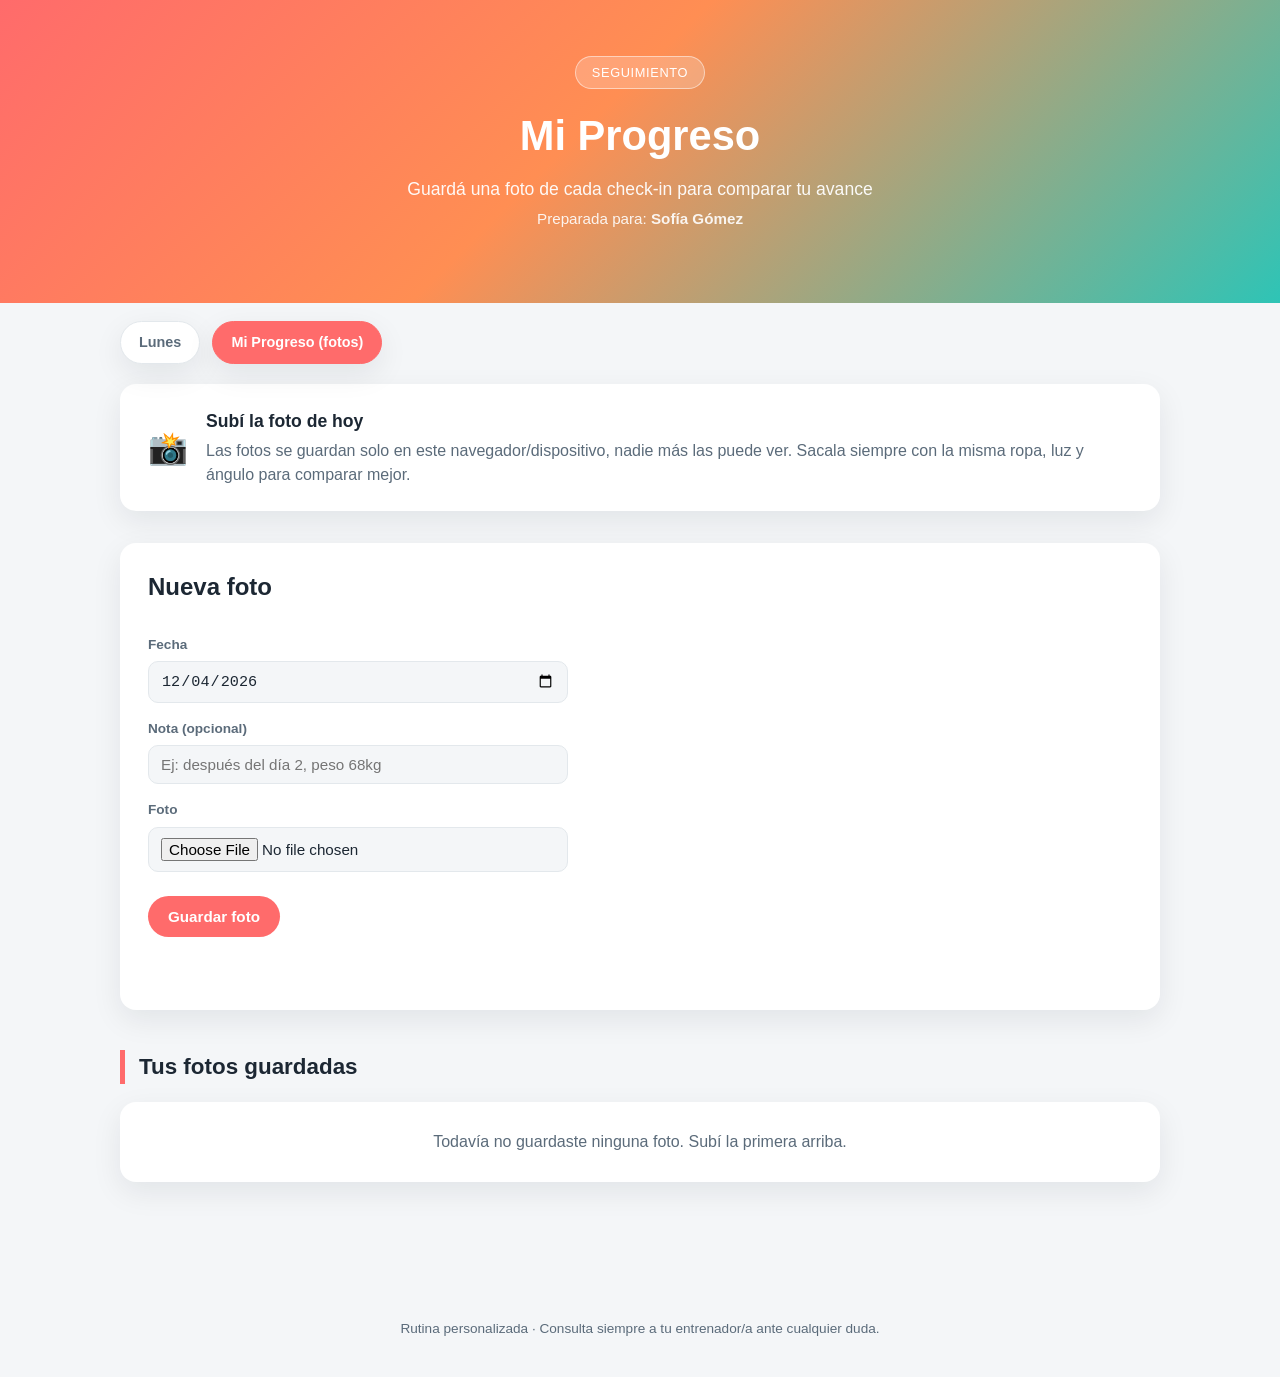
<file: docs/progreso.html>
<!doctype html>
<html lang="es">
<head>
  <meta charset="UTF-8">
  <meta name="viewport" content="width=device-width, initial-scale=1.0">
  <title>Mi Progreso · Fotos del gym</title>
  <link rel="stylesheet" href="static/css/style.css">
</head>
<body>

  <header class="hero">
    <div class="hero-content">
      <span class="badge">Seguimiento</span>
      <h1>Mi Progreso</h1>
      <p class="subtitulo">Guardá una foto de cada check-in para comparar tu avance</p>
      <p class="cliente">Preparada para: <strong>Sofía Gómez</strong></p>
    </div>
  </header>

  <nav class="dias-nav">
    
    <a href="index.html" class="dia-tab ">Lunes</a>
    
    <a href="progreso.html" class="dia-tab activo">Mi Progreso (fotos)</a>
    
  </nav>

  <main class="container">

    <section class="franja">
      <div class="franja-icono">📸</div>
      <div>
        <h2>Subí la foto de hoy</h2>
        <p>Las fotos se guardan solo en este navegador/dispositivo, nadie más las puede ver. Sacala siempre con la misma ropa, luz y ángulo para comparar mejor.</p>
      </div>
    </section>

    <section class="notas subir-foto">
      <h2>Nueva foto</h2>
      <form id="form-foto">
        <label for="fecha-foto">Fecha</label>
        <input type="date" id="fecha-foto" required>

        <label for="nota-foto">Nota (opcional)</label>
        <input type="text" id="nota-foto" placeholder="Ej: después del día 2, peso 68kg">

        <label for="input-foto">Foto</label>
        <input type="file" id="input-foto" accept="image/*" capture="environment" required>

        <button type="submit" class="btn-guardar">Guardar foto</button>
      </form>
      <p id="mensaje-guardado" class="mensaje-guardado"></p>
    </section>

    <section class="bloque">
      <h2 class="bloque-titulo">Tus fotos guardadas</h2>
      <div id="galeria-vacia" class="galeria-vacia">Todavía no guardaste ninguna foto. Subí la primera arriba.</div>
      <div id="galeria" class="galeria-fechas"></div>
    </section>

  </main>

  <footer class="footer">
    <p>Rutina personalizada · Consulta siempre a tu entrenador/a ante cualquier duda.</p>
  </footer>

  <script src="static/js/progreso.js"></script>
</body>
</html>
</file>
<file: docs/static/css/style.css>
:root {
  --bg: #0f1720;
  --panel: #ffffff;
  --panel-alt: #f4f6f8;
  --primary: #ff6b6b;
  --primary-dark: #e05555;
  --accent: #2ec4b6;
  --text: #1c2733;
  --text-muted: #5b6b7a;
  --border: #e3e8ec;
  --radius: 16px;
  --shadow: 0 10px 30px rgba(15, 23, 32, 0.08);
}

* {
  box-sizing: border-box;
}

body {
  margin: 0;
  font-family: "Segoe UI", "Helvetica Neue", Arial, sans-serif;
  background: var(--panel-alt);
  color: var(--text);
  line-height: 1.5;
}

.hero {
  background: linear-gradient(135deg, #ff6b6b 0%, #ff8e53 45%, #2ec4b6 100%);
  color: #fff;
  padding: 56px 24px 72px;
  text-align: center;
}

.badge {
  display: inline-block;
  background: rgba(255, 255, 255, 0.2);
  border: 1px solid rgba(255, 255, 255, 0.5);
  padding: 6px 16px;
  border-radius: 999px;
  font-size: 0.8rem;
  letter-spacing: 0.05em;
  text-transform: uppercase;
  margin-bottom: 16px;
}

.hero h1 {
  margin: 0 0 8px;
  font-size: clamp(1.8rem, 4vw, 2.6rem);
}

.subtitulo {
  margin: 0 0 6px;
  font-size: 1.1rem;
  opacity: 0.95;
}

.cliente {
  margin: 0;
  font-size: 0.95rem;
  opacity: 0.9;
}

.frase {
  margin: 14px 0 0;
  font-size: 1rem;
  font-style: italic;
  opacity: 0.95;
}

.dias-nav {
  max-width: 1080px;
  margin: 18px auto 0;
  padding: 0 20px;
  display: flex;
  gap: 12px;
  flex-wrap: wrap;
}

.dia-tab {
  background: var(--panel);
  border: 1px solid var(--border);
  border-radius: 999px;
  padding: 10px 18px;
  font-size: 0.9rem;
  font-weight: 600;
  color: var(--text-muted);
  text-decoration: none;
  box-shadow: var(--shadow);
}

.dia-tab.activo {
  background: var(--primary);
  border-color: var(--primary);
  color: #fff;
}

.container {
  max-width: 1080px;
  margin: 20px auto 0;
  padding: 0 20px 60px;
}

.franja {
  background: var(--panel);
  border-radius: var(--radius);
  box-shadow: var(--shadow);
  padding: 24px 28px;
  display: flex;
  align-items: center;
  gap: 18px;
  margin-bottom: 32px;
}

.franja-icono {
  font-size: 2rem;
  flex-shrink: 0;
}

.franja h2 {
  margin: 0 0 4px;
  font-size: 1.1rem;
}

.franja p {
  margin: 0;
  color: var(--text-muted);
}

.bloque {
  margin-bottom: 40px;
}

.bloque-titulo {
  font-size: 1.4rem;
  margin-bottom: 18px;
  padding-left: 14px;
  border-left: 5px solid var(--primary);
}

.grid {
  display: grid;
  grid-template-columns: repeat(auto-fit, minmax(260px, 1fr));
  gap: 22px;
}

.card {
  background: var(--panel);
  border-radius: var(--radius);
  overflow: hidden;
  box-shadow: var(--shadow);
  display: flex;
  flex-direction: column;
  transition: transform 0.15s ease;
}

.card:hover {
  transform: translateY(-3px);
}

.card-media {
  aspect-ratio: 4 / 3;
  background: #111827;
  display: flex;
  align-items: center;
  justify-content: center;
  overflow: hidden;
}

.card-media img {
  width: 100%;
  height: 100%;
  object-fit: contain;
  background: #111827;
}

.card-body {
  padding: 18px 20px 22px;
}

.card-body h3 {
  margin: 0 0 8px;
  font-size: 1.1rem;
}

.series {
  margin: 0 0 2px;
  font-weight: 600;
  color: var(--primary-dark);
}

.descanso {
  margin: 0 0 10px;
  font-size: 0.85rem;
  color: var(--accent);
  font-weight: 600;
}

.instrucciones {
  margin: 0;
  color: var(--text-muted);
  font-size: 0.92rem;
}

.notas {
  background: var(--panel);
  border-radius: var(--radius);
  box-shadow: var(--shadow);
  padding: 26px 28px;
}

.notas h2 {
  margin-top: 0;
}

.notas ul {
  margin: 0;
  padding-left: 20px;
  color: var(--text-muted);
}

.notas li {
  margin-bottom: 8px;
}

.subir-foto {
  margin-bottom: 40px;
}

.subir-foto form {
  display: flex;
  flex-direction: column;
  gap: 6px;
  max-width: 420px;
}

.subir-foto label {
  font-weight: 600;
  font-size: 0.85rem;
  color: var(--text-muted);
  margin-top: 10px;
}

.subir-foto input[type="date"],
.subir-foto input[type="text"],
.subir-foto input[type="file"] {
  padding: 10px 12px;
  border-radius: 10px;
  border: 1px solid var(--border);
  background: var(--panel-alt);
  color: var(--text);
  font-size: 0.95rem;
}

.btn-guardar {
  margin-top: 18px;
  padding: 12px 20px;
  border: none;
  border-radius: 999px;
  background: var(--primary);
  color: #fff;
  font-weight: 700;
  font-size: 0.95rem;
  cursor: pointer;
  align-self: flex-start;
}

.btn-guardar:hover {
  background: var(--primary-dark);
}

.mensaje-guardado {
  color: var(--accent);
  font-weight: 600;
  margin-top: 12px;
  min-height: 1.2em;
}

.galeria-vacia {
  background: var(--panel);
  border-radius: var(--radius);
  box-shadow: var(--shadow);
  padding: 28px;
  text-align: center;
  color: var(--text-muted);
}

.grupo-fecha {
  margin-bottom: 28px;
}

.grupo-fecha h3 {
  margin: 0 0 12px;
  font-size: 1.05rem;
  text-transform: capitalize;
}

.grid-fotos {
  display: grid;
  grid-template-columns: repeat(auto-fill, minmax(180px, 1fr));
  gap: 16px;
}

.foto-tarjeta {
  background: var(--panel);
  border-radius: var(--radius);
  box-shadow: var(--shadow);
  overflow: hidden;
  display: flex;
  flex-direction: column;
}

.foto-tarjeta img {
  width: 100%;
  aspect-ratio: 3 / 4;
  object-fit: cover;
  background: #111827;
}

.foto-nota {
  margin: 10px 12px 0;
  font-size: 0.85rem;
  color: var(--text-muted);
}

.foto-borrar {
  margin: 10px 12px 12px;
  padding: 8px;
  border: 1px solid var(--border);
  border-radius: 8px;
  background: transparent;
  color: var(--primary-dark);
  font-size: 0.8rem;
  font-weight: 600;
  cursor: pointer;
}

.foto-borrar:hover {
  background: var(--primary);
  color: #fff;
  border-color: var(--primary);
}

.footer {
  text-align: center;
  padding: 24px;
  color: var(--text-muted);
  font-size: 0.85rem;
}

.creditos {
  margin-top: 8px;
  font-size: 0.72rem;
  opacity: 0.7;
}

@media (prefers-color-scheme: dark) {
  :root {
    --panel: #1a2430;
    --panel-alt: #101820;
    --text: #eef2f6;
    --text-muted: #a7b3bf;
    --border: #2a3644;
    --shadow: 0 10px 30px rgba(0, 0, 0, 0.4);
  }
}
</file>
